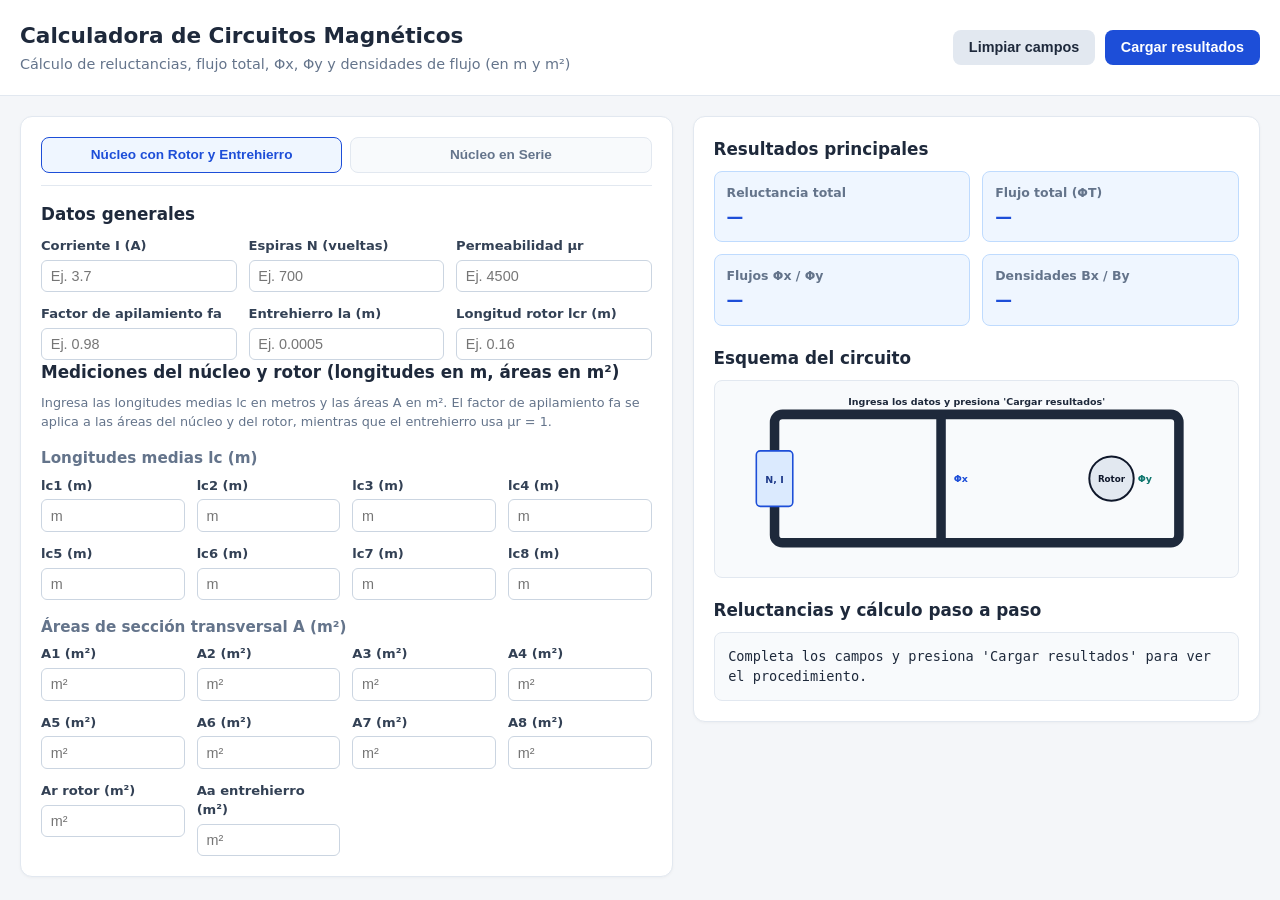
<file: index.html>
<!DOCTYPE html>
<html lang="es">
<head>
  <meta charset="UTF-8" />
  <meta name="viewport" content="width=device-width, initial-scale=1.0" />
  <title>Circuitos Magnéticos | Máquinas Eléctricas</title>
  <link rel="stylesheet" href="style.css" />
</head>
<body>
  <header class="topbar">
    <div class="container topbar-inner">
      <div>
        <h1>Calculadora de Circuitos Magnéticos</h1>
        <p class="subtitle">Cálculo de reluctancias, flujo total, Φx, Φy y densidades de flujo (en m y m²)</p>
      </div>
      <div class="actions">
        <button id="btnLimpiar" type="button" class="btn btn-secondary">Limpiar campos</button>
        <button id="btnCalcular" type="button" class="btn btn-primary">Cargar resultados</button>
      </div>
    </div>
  </header>

  <main class="container main-grid">
    <!-- Panel izquierdo: Entradas -->
    <section class="card">
      <div class="tabs" role="tablist">
        <button class="tab active" data-modo="rotor" type="button">
          Núcleo con Rotor y Entrehierro
        </button>
        <button class="tab" data-modo="serie" type="button">
          Núcleo en Serie
        </button>
      </div>

      <div id="errorBox" class="error-box hidden"></div>

      <!-- Datos generales -->
      <div class="section-block">
        <h2>Datos generales</h2>
        <div class="grid-3">
          <label>
            Corriente I (A)
            <input type="number" id="corriente" step="any" placeholder="Ej. 3.7" />
          </label>
          <label>
            Espiras N (vueltas)
            <input type="number" id="espiras" step="any" placeholder="Ej. 700" />
          </label>
          <label>
            Permeabilidad μr
            <input type="number" id="mur" step="any" placeholder="Ej. 4500" />
          </label>
          <label>
            Factor de apilamiento fa
            <input type="number" id="factorApilamiento" step="any" placeholder="Ej. 0.98" />
          </label>
          <label class="modo-rotor-only">
            Entrehierro la (m)
            <input type="number" id="entrehierroM" step="any" placeholder="Ej. 0.0005" />
          </label>
          <label class="modo-rotor-only">
            Longitud rotor lcr (m)
            <input type="number" id="lcr" step="any" placeholder="Ej. 0.16" />
          </label>
        </div>
      </div>

      <!-- Modo Rotor: Longitudes (m) y Áreas (m^2) -->
      <div id="formRotor" class="section-block">
        <h2>Mediciones del núcleo y rotor (longitudes en m, áreas en m²)</h2>
        <p class="hint">
          Ingresa las longitudes medias lc en metros y las áreas A en m². El factor de apilamiento fa se aplica a las áreas del núcleo y del rotor, mientras que el entrehierro usa μr = 1.
        </p>

        <h3>Longitudes medias lc (m)</h3>
        <div class="grid-4">
          <label>lc1 (m)<input type="number" id="lc1" step="any" placeholder="m" /></label>
          <label>lc2 (m)<input type="number" id="lc2" step="any" placeholder="m" /></label>
          <label>lc3 (m)<input type="number" id="lc3" step="any" placeholder="m" /></label>
          <label>lc4 (m)<input type="number" id="lc4" step="any" placeholder="m" /></label>
          <label>lc5 (m)<input type="number" id="lc5" step="any" placeholder="m" /></label>
          <label>lc6 (m)<input type="number" id="lc6" step="any" placeholder="m" /></label>
          <label>lc7 (m)<input type="number" id="lc7" step="any" placeholder="m" /></label>
          <label>lc8 (m)<input type="number" id="lc8" step="any" placeholder="m" /></label>
        </div>

        <h3>Áreas de sección transversal A (m²)</h3>
        <div class="grid-4">
          <label>A1 (m²)<input type="number" id="a1" step="any" placeholder="m²" /></label>
          <label>A2 (m²)<input type="number" id="a2" step="any" placeholder="m²" /></label>
          <label>A3 (m²)<input type="number" id="a3" step="any" placeholder="m²" /></label>
          <label>A4 (m²)<input type="number" id="a4" step="any" placeholder="m²" /></label>
          <label>A5 (m²)<input type="number" id="a5" step="any" placeholder="m²" /></label>
          <label>A6 (m²)<input type="number" id="a6" step="any" placeholder="m²" /></label>
          <label>A7 (m²)<input type="number" id="a7" step="any" placeholder="m²" /></label>
          <label>A8 (m²)<input type="number" id="a8" step="any" placeholder="m²" /></label>
          <label>Ar rotor (m²)<input type="number" id="ar" step="any" placeholder="m²" /></label>
          <label>Aa entrehierro (m²)<input type="number" id="aa" step="any" placeholder="m²" /></label>
        </div>
      </div>

      <!-- Modo Serie -->
      <div id="formSerie" class="section-block hidden">
        <h2>Mediciones en serie (longitudes en m, áreas en m²)</h2>
        <div class="grid-4">
          <label>lc1 (m)<input type="number" id="s_lc1" step="any" placeholder="m" /></label>
          <label>A1 (m²)<input type="number" id="s_a1" step="any" placeholder="m²" /></label>
          <label>lc2 (m)<input type="number" id="s_lc2" step="any" placeholder="m" /></label>
          <label>A2 (m²)<input type="number" id="s_a2" step="any" placeholder="m²" /></label>
          <label>lc3 (m)<input type="number" id="s_lc3" step="any" placeholder="m" /></label>
          <label>A3 (m²)<input type="number" id="s_a3" step="any" placeholder="m²" /></label>
          <label>lc4 (m)<input type="number" id="s_lc4" step="any" placeholder="m" /></label>
          <label>A4 (m²)<input type="number" id="s_a4" step="any" placeholder="m²" /></label>
        </div>
      </div>
    </section>

    <!-- Panel derecho: Resultados y esquema -->
    <section class="card">
      <h2>Resultados principales</h2>
      <div id="resultadosPrincipales" class="kpi-grid"></div>

      <h2>Esquema del circuito</h2>
      <div class="diagram-box">
        <svg id="diagramaSvg" viewBox="0 0 640 220" width="100%" height="auto"></svg>
      </div>

      <h2>Reluctancias y cálculo paso a paso</h2>
      <div id="detallePasos" class="steps-box"></div>
    </section>
  </main>

  <script src="script.js"></script>
</body>
</html>
</file>
<file: style.css>
:root {
  --bg: #f4f6f9;
  --card: #ffffff;
  --text: #1e293b;
  --muted: #64748b;
  --primary: #1d4ed8;
  --primary-hover: #1e40af;
  --border: #e2e8f0;
  --accent-bg: #eff6ff;
  --error-bg: #fef2f2;
  --error-border: #fca5a5;
  --error-text: #b91c1c;
}

* {
  box-sizing: border-box;
}

body {
  margin: 0;
  font-family: system-ui, -apple-system, BlinkMacSystemFont, "Segoe UI", Roboto, sans-serif;
  background: var(--bg);
  color: var(--text);
  line-height: 1.45;
}

.container {
  max-width: 1280px;
  margin: 0 auto;
  padding: 1.25rem;
}

.topbar {
  background: var(--card);
  border-bottom: 1px solid var(--border);
  position: sticky;
  top: 0;
  z-index: 10;
}

.topbar-inner {
  display: flex;
  flex-wrap: wrap;
  justify-content: space-between;
  align-items: center;
  gap: 1rem;
}

h1 {
  margin: 0;
  font-size: 1.35rem;
}

.subtitle {
  margin: 0.15rem 0 0;
  color: var(--muted);
  font-size: 0.9rem;
}

h2 {
  margin: 1.25rem 0 0.6rem;
  font-size: 1.05rem;
}

h2:first-child {
  margin-top: 0;
}

h3 {
  margin: 1rem 0 0.4rem;
  font-size: 0.95rem;
  color: var(--muted);
}

.actions {
  display: flex;
  gap: 0.6rem;
}

.btn {
  border: none;
  border-radius: 8px;
  padding: 0.6rem 1rem;
  font-weight: 600;
  cursor: pointer;
  font-size: 0.9rem;
}

.btn-primary {
  background: var(--primary);
  color: #fff;
}

.btn-primary:hover {
  background: var(--primary-hover);
}

.btn-secondary {
  background: #e2e8f0;
  color: var(--text);
}

.btn-secondary:hover {
  background: #cbd5e1;
}

.main-grid {
  display: grid;
  grid-template-columns: 1.15fr 1fr;
  gap: 1.25rem;
  align-items: start;
}

@media (max-width: 960px) {
  .main-grid {
    grid-template-columns: 1fr;
  }
}

.card {
  background: var(--card);
  border: 1px solid var(--border);
  border-radius: 12px;
  padding: 1.25rem;
  box-shadow: 0 1px 3px rgba(0, 0, 0, 0.04);
}

.tabs {
  display: flex;
  gap: 0.5rem;
  margin-bottom: 1rem;
  border-bottom: 1px solid var(--border);
  padding-bottom: 0.75rem;
}

.tab {
  flex: 1;
  padding: 0.6rem 0.75rem;
  border: 1px solid var(--border);
  background: #f8fafc;
  border-radius: 8px;
  cursor: pointer;
  font-weight: 600;
  font-size: 0.85rem;
  color: var(--muted);
}

.tab.active {
  background: var(--accent-bg);
  border-color: var(--primary);
  color: var(--primary);
}

.grid-4, .grid-3 {
  display: grid;
  gap: 0.75rem;
}

.grid-4 {
  grid-template-columns: repeat(4, minmax(0, 1fr));
}

.grid-3 {
  grid-template-columns: repeat(3, minmax(0, 1fr));
}

@media (max-width: 640px) {
  .grid-4, .grid-3 {
    grid-template-columns: repeat(2, minmax(0, 1fr));
  }
}

label {
  display: flex;
  flex-direction: column;
  gap: 0.3rem;
  font-size: 0.82rem;
  font-weight: 600;
  color: #334155;
}

input {
  padding: 0.45rem 0.55rem;
  border: 1px solid #cbd5e1;
  border-radius: 6px;
  font-size: 0.9rem;
  width: 100%;
}

input:focus {
  outline: none;
  border-color: var(--primary);
  box-shadow: 0 0 0 2px rgba(29, 78, 216, 0.15);
}

.hint {
  margin: 0.25rem 0 0.75rem;
  font-size: 0.8rem;
  color: var(--muted);
}

.kpi-grid {
  display: grid;
  grid-template-columns: repeat(2, minmax(0, 1fr));
  gap: 0.75rem;
}

.kpi {
  background: var(--accent-bg);
  border: 1px solid #bfdbfe;
  border-radius: 8px;
  padding: 0.75rem;
}

.kpi-label {
  font-size: 0.78rem;
  color: var(--muted);
  font-weight: 600;
}

.kpi-value {
  font-size: 1.05rem;
  font-weight: 700;
  color: var(--primary);
  margin-top: 0.2rem;
}

.diagram-box {
  border: 1px solid var(--border);
  border-radius: 8px;
  background: #f8fafc;
  padding: 0.5rem;
}

.steps-box {
  background: #f8fafc;
  border: 1px solid var(--border);
  border-radius: 8px;
  padding: 0.85rem;
  font-size: 0.85rem;
  max-height: 440px;
  overflow-y: auto;
  font-family: ui-monospace, SFMono-Regular, Menlo, Monaco, Consolas, monospace;
  white-space: pre-wrap;
}

.error-box {
  background: var(--error-bg);
  border: 1px solid var(--error-border);
  color: var(--error-text);
  padding: 0.7rem 0.9rem;
  border-radius: 8px;
  font-size: 0.85rem;
  margin-bottom: 1rem;
}

.hidden {
  display: none !important;
}
</file>
